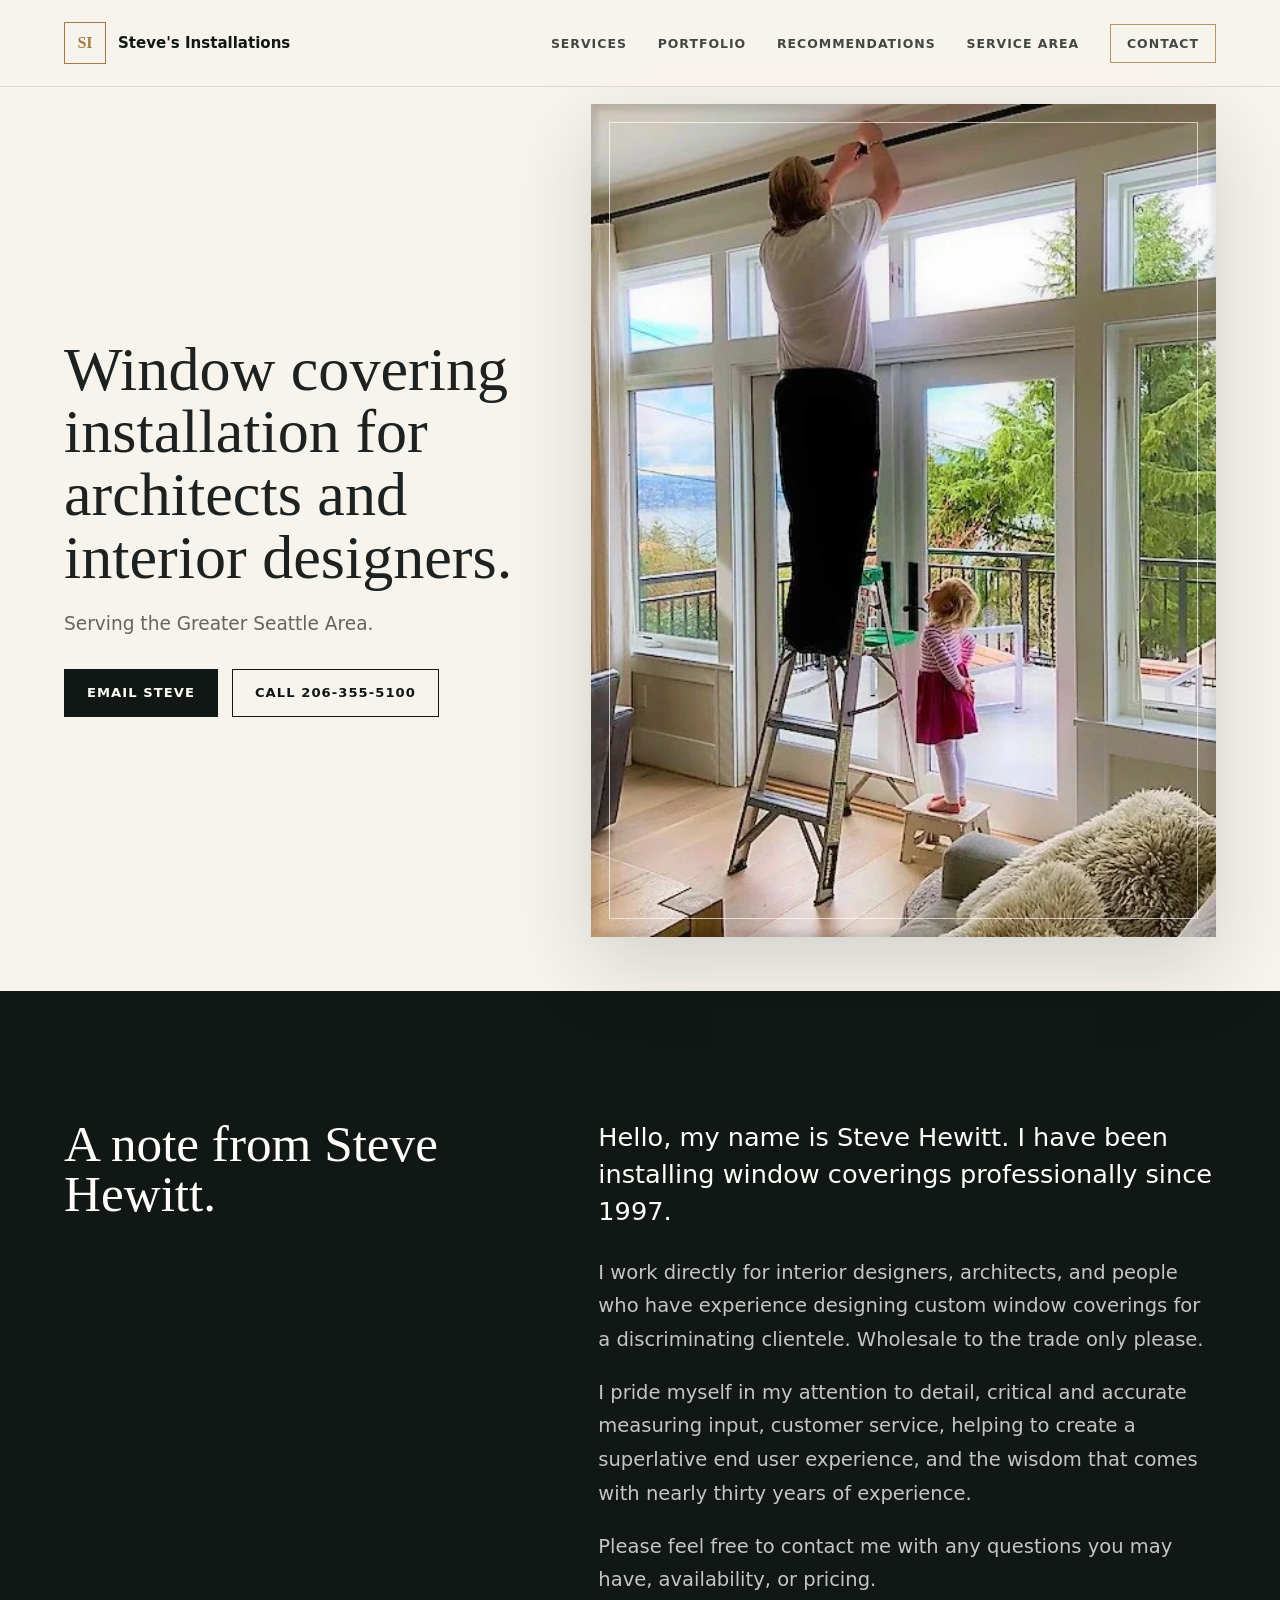
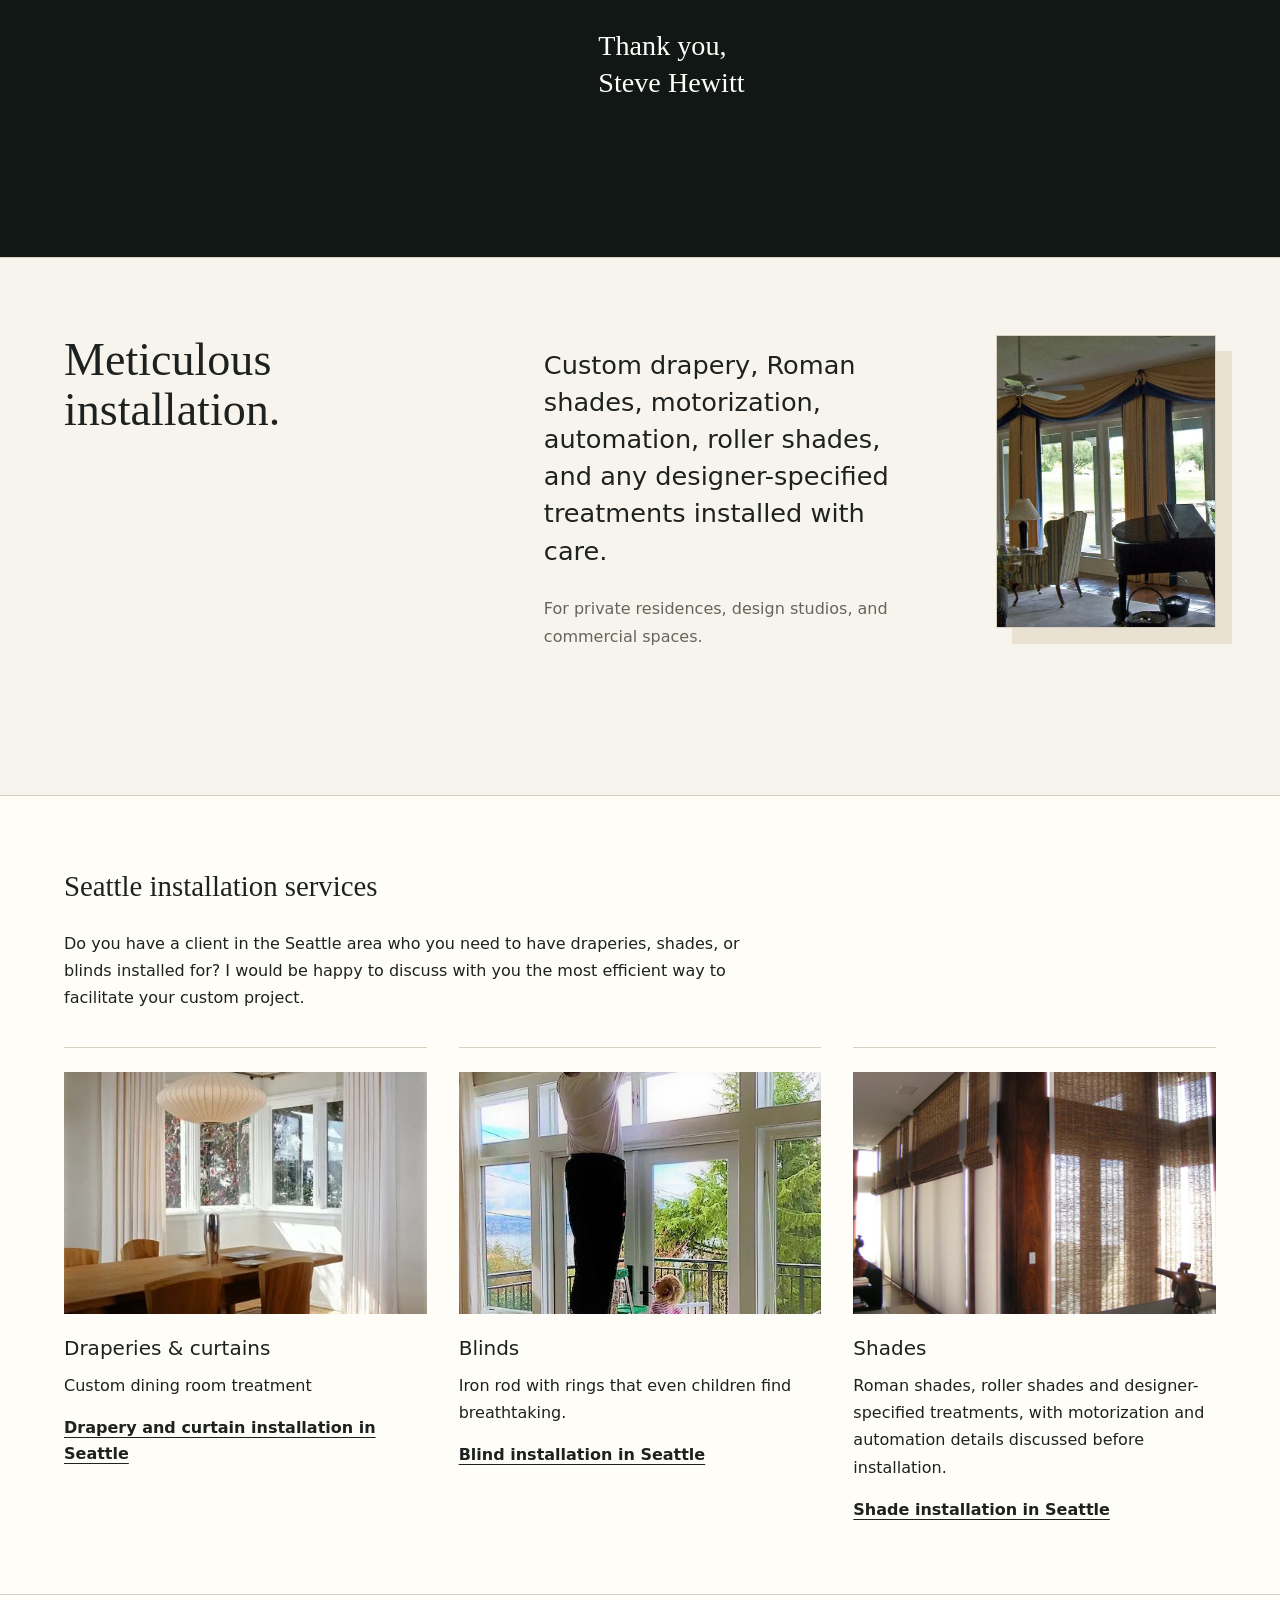
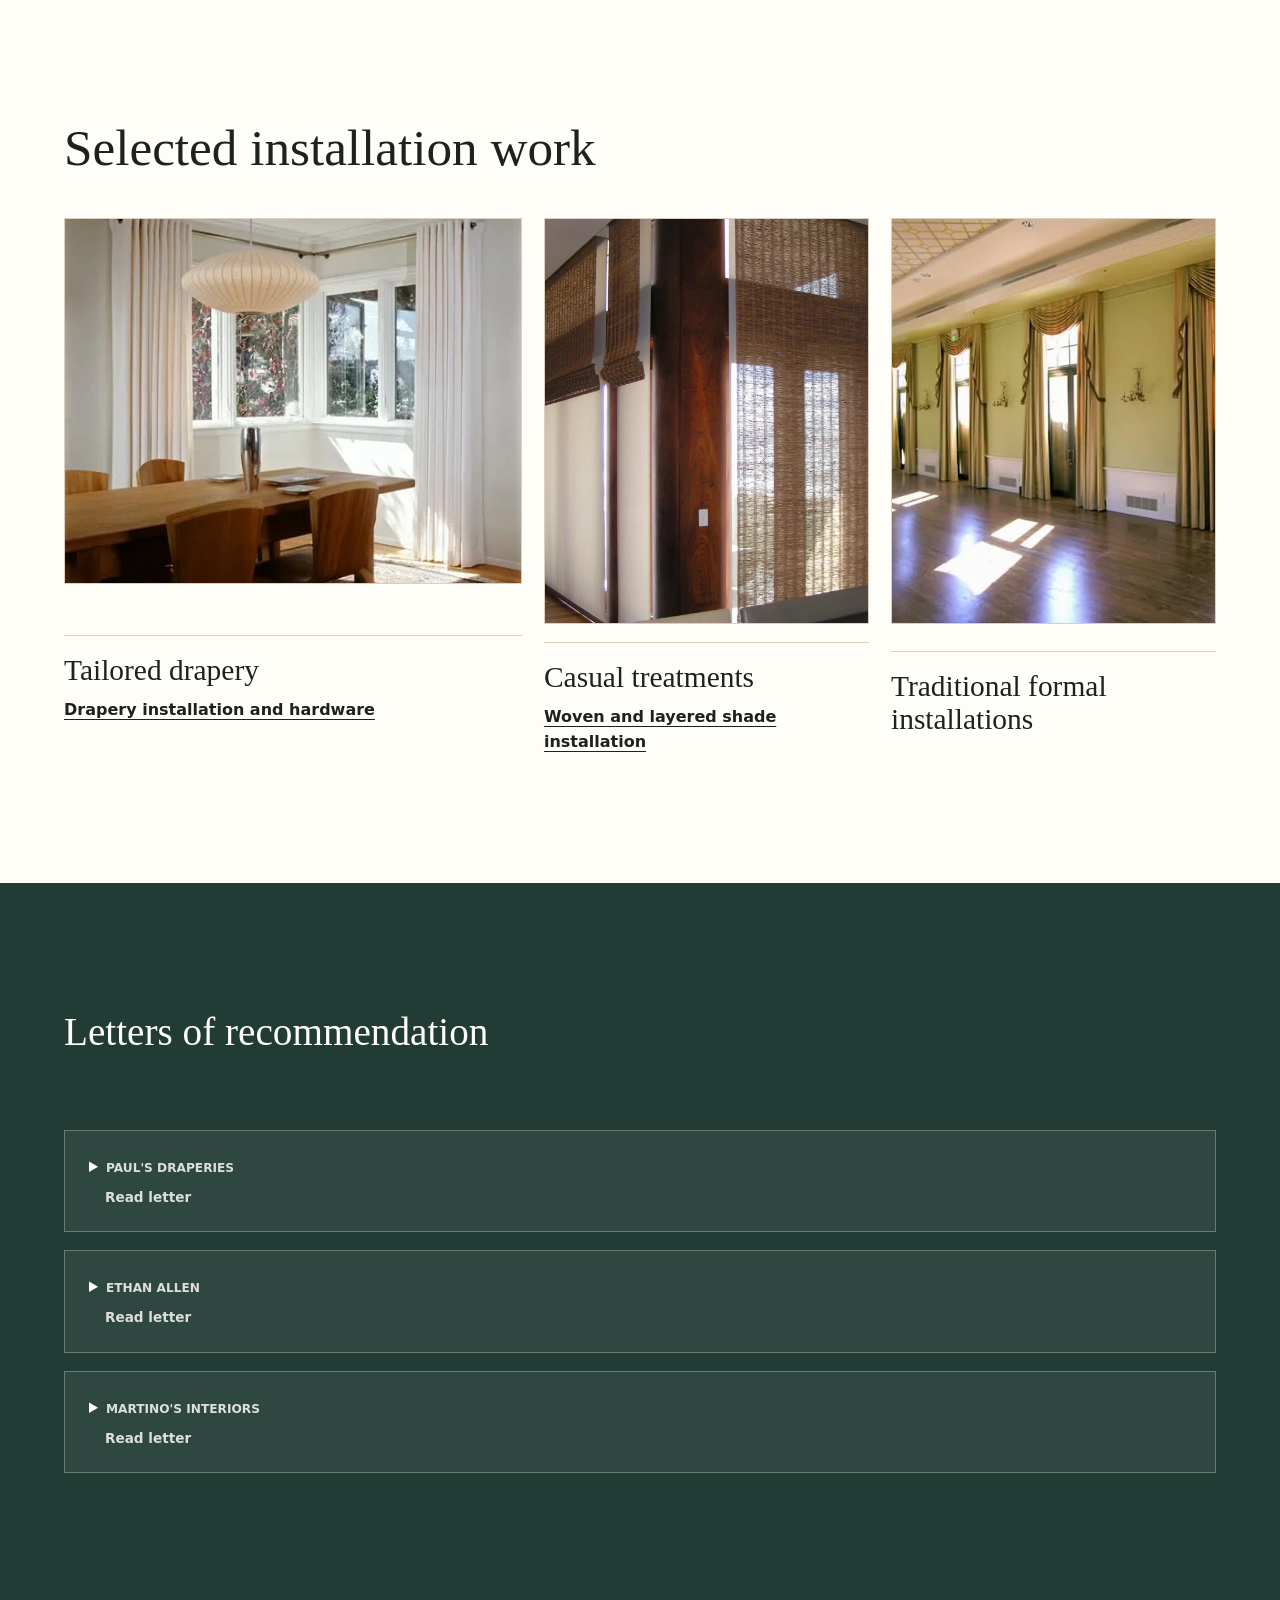
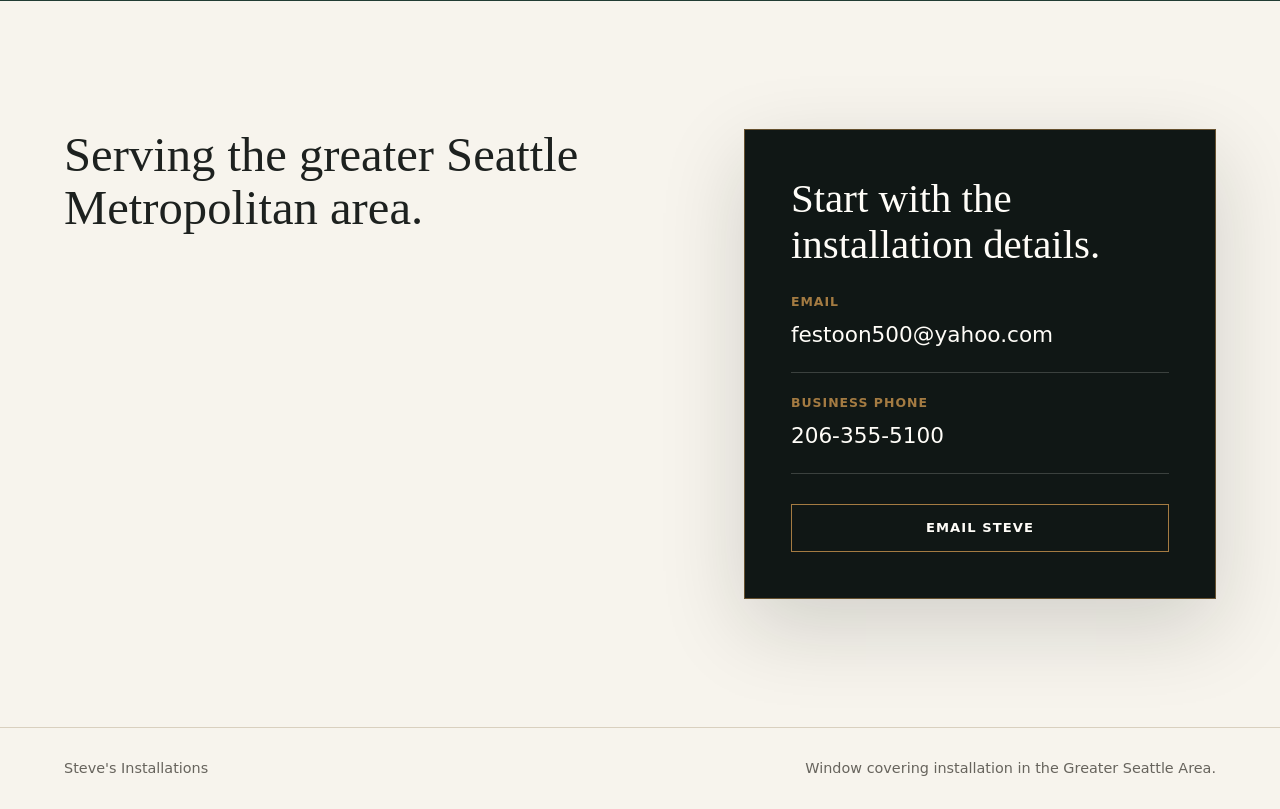
<file: index.html>
<!doctype html>
<html lang="en">
  <head>
    <meta charset="utf-8">
    <meta name="viewport" content="width=device-width, initial-scale=1">
    <title>Seattle Window Covering Installation | Steve's Installations</title>
    <meta
      name="description"
      content="Seattle-area installation of draperies, curtains, blinds and shades for architects and interior designers. Steve Hewitt has installed window coverings since 1997."
    >
    <meta name="robots" content="index, follow, noimageindex">
    <link rel="canonical" href="https://pnwdrapes.com/">
    <script type="application/ld+json">
    {"@context":"https://schema.org","@type":"Organization","@id":"https://pnwdrapes.com/#business","name":"Steve's Installations","url":"https://pnwdrapes.com/","telephone":"+1-206-355-5100","email":"festoon500@yahoo.com"}
    </script>
    <link rel="preload" as="image" href="assets/onsite-installation.webp">
    <link rel="stylesheet" href="styles.css?v=20261020-letters">
    <link rel="stylesheet" href="services.css?v=20261020-review">
  </head>
  <body>
    <header class="site-header" aria-label="Primary navigation">
      <a class="brand" href="#top" aria-label="Steve's Installations home">
        <span class="brand-mark">SI</span>
        <span>Steve's Installations</span>
      </a>
      <button class="menu-toggle" type="button" aria-label="Toggle navigation" aria-expanded="false" aria-controls="site-nav">
        <span></span>
        <span></span>
      </button>
      <nav id="site-nav" class="site-nav">
        <a href="#installation-services">Services</a>
        <a href="#portfolio">Portfolio</a>
        <a href="#recommendations">Recommendations</a>
        <a href="#service-area">Service Area</a>
        <a class="nav-contact" href="#service-area">Contact</a>
      </nav>
    </header>

    <main id="top">
      <section class="hero">
        <div class="hero-copy">
          <h1>Window covering installation for architects and interior designers.</h1>
          <p>
            Serving the Greater Seattle Area.
          </p>
          <div class="hero-actions" aria-label="Contact options">
            <a class="button primary" href="#service-area">Email Steve</a>
            <a class="button secondary" href="tel:+12063555100">Call 206-355-5100</a>
          </div>
        </div>
        <div class="hero-media" aria-label="Luxury interior with installed window coverings">
          <img src="assets/onsite-installation.webp" alt="Installer working from a ladder to align window treatment hardware">
        </div>
      </section>

      <section class="bio-note" aria-labelledby="bio-heading">
        <div>
          <h2 id="bio-heading">A note from Steve Hewitt.</h2>
        </div>
        <div class="bio-copy">
          <p>
            Hello, my name is Steve Hewitt. I have been installing window coverings
            professionally since 1997.
          </p>
          <p>
            I work directly for interior designers, architects, and people who have
            experience designing custom window coverings for a discriminating clientele.
            Wholesale to the trade only please.
          </p>
          <p>
            I pride myself in my attention to detail, critical and accurate measuring input,
            customer service, helping to create a superlative end user experience, and the
            wisdom that comes with nearly thirty years of experience.
          </p>
          <p>
            Please feel free to contact me with any questions you may have, availability,
            or pricing.
          </p>
          <p class="bio-signature">Thank you,<br>Steve Hewitt</p>
        </div>
      </section>

      <section class="intro" aria-labelledby="meticulous-heading">
        <div>
          <h2 id="meticulous-heading">Meticulous installation.</h2>
        </div>
        <div class="intro-copy">
          <p>
            Custom drapery, Roman shades, motorization, automation, roller shades, and
            any designer-specified treatments installed with care.
          </p>
          <p>
            For private residences, design studios, and commercial spaces.
          </p>
        </div>
        <figure class="intro-media">
          <img src="assets/hero-drapery-room.webp" alt="Living room with layered custom drapery installed across tall windows">
        </figure>
      </section>

      <section id="installation-services" class="installation-services" aria-labelledby="services-heading">
        <h2 id="services-heading">Seattle installation services</h2>
        <p>Do you have a client in the Seattle area who you need to have draperies, shades, or blinds installed for?
          I would be happy to discuss with you the most efficient way to facilitate your custom project.</p>
        <div class="service-links">
          <article>
            <img class="service-thumb" src="assets/dining-drapery.webp" alt="" decoding="async">
            <h3>Draperies &amp; curtains</h3>
            <p>Custom dining room treatment</p>
            <a class="text-link" href="seattle-drapery-curtain-installation.html">Drapery and curtain installation in Seattle</a>
          </article>
          <article>
            <img class="service-thumb" src="assets/onsite-installation.webp" alt="" decoding="async">
            <h3>Blinds</h3>
            <p>Iron rod with rings that even children find breathtaking.</p>
            <a class="text-link" href="seattle-blind-installation.html">Blind installation in Seattle</a>
          </article>
          <article>
            <img class="service-thumb" src="assets/woven-shades.webp" alt="" decoding="async">
            <h3>Shades</h3>
            <p>Roman shades, roller shades and designer-specified treatments, with motorization and automation details discussed before installation.</p>
            <a class="text-link" href="seattle-shade-installation.html">Shade installation in Seattle</a>
          </article>
        </div>
      </section>

      <section id="portfolio" class="portfolio" aria-labelledby="portfolio-heading">
        <div class="section-heading">
          <h2 id="portfolio-heading">Selected installation work</h2>
        </div>
        <div class="project-grid">
          <article class="project featured">
            <img src="assets/dining-drapery.webp" alt="White custom drapery installed around a dining room bay window">
            <div>
              <h3>Tailored drapery</h3>
              <a class="text-link" href="seattle-drapery-curtain-installation.html">Drapery installation and hardware</a>
            </div>
          </article>
          <article class="project">
            <img src="assets/woven-shades.webp" alt="Woven shades installed across a warm wood interior">
            <div>
              <h3>Casual treatments</h3>
              <a class="text-link" href="seattle-shade-installation.html">Woven and layered shade installation</a>
            </div>
          </article>
          <article class="project">
            <img src="assets/ballroom-drapery.webp" alt="Formal room with custom swags and drapery installed along tall windows">
            <div>
              <h3>Traditional formal installations</h3>
            </div>
          </article>
        </div>
      </section>

      <section id="recommendations" class="trust" aria-labelledby="trust-heading">
        <div class="trust-copy">
          <h2 id="trust-heading">Letters of recommendation</h2>
        </div>
        <div class="recommendation-list" aria-label="Recommendation letter transcripts">
          <details class="recommendation-card">
            <summary><span>Paul's Draperies</span><span class="letter-action">Read letter</span></summary>
            <div class="letter-copy">
              <p class="letter-note">Transcript. Contact details and handwritten signature omitted.</p>
              <p>To Whom It May Concern:</p>
              <p>This is to confirm that Steve Hewett of Steve's Installations has been a contractor for my business, Paul's Draperies, Inc. for the past two years. Prior to this time I have known Mr. Hewett through our predecessor business of the same name, for approximately three years.</p>
              <p>Mr. Hewett works in a professional manner and is known to be prompt for his installations. We have always had positive comments from our clients as to his manner, work and professionalism with installations given him.</p>
              <p>I can confirm that he is a good installer and will be an asset to any window covering business that contracts his service.</p>
              <p>Very truly yours,<br>Irwin Zook, President<br>Paul's Draperies, Inc</p>
            </div>
          </details>
          <details class="recommendation-card">
            <summary><span>Ethan Allen</span><span class="letter-action">Read letter</span></summary>
            <div class="letter-copy">
              <p class="letter-note">Transcript. Contact details and handwritten signature omitted.</p>
              <p>To Whom It May Concern,</p>
              <p>I have worked with Steve Hewitt for the last year and a half. He is very easy to work with, professional in the way he conducts business, reliable, and on time. Steve has a great rapport with clients and designers alike. He was always available for my questions and brainstorming sessions. It was a pleasure working with him. Steve would be a great asset to your company.</p>
              <p>Sincerely,<br>Laurie Cambra<br>Drapery dept manager</p>
            </div>
          </details>
          <details class="recommendation-card">
            <summary><span>Martino's Interiors</span><span class="letter-action">Read letter</span></summary>
            <div class="letter-copy">
              <p class="letter-note">Transcript. Contact details and handwritten signature omitted.</p>
              <p>To Whom It May Concern:</p>
              <p>This letter is in recommendation of Steve Hewett with whom we have contracted to install window coverings for our firm for the past 5 years.</p>
              <p>We are an interior design firm specializing in upper end residential interiors in Northern California since 1946. Our design staff consists of seven professional interior designers who design and supervise the installation of our projects. Steve has worked with all members of our design staff and it is on their behalf that I write this letter.</p>
              <p>Steve has established a reputation of acting in a professional manner with our staff as well as with our clients. He has been responsible, punctual, and dependable in all situations. He has exhibited a high degree of professionalism in the manner in which he completes our projects and in the way he relates to our clients.</p>
              <p>We are very sorry to lose Steve as our window covering installer and wish him well in his relocation to Southern California.</p>
              <p>Sincerely,<br>Ron Martino, ASID<br>President</p>
            </div>
          </details>
        </div>
      </section>

      <section id="service-area" class="contact-section" aria-labelledby="contact-heading">
        <div class="service-area">
          <h2>Serving the greater Seattle Metropolitan area.</h2>
        </div>
        <div class="contact-card">
          <h2 id="contact-heading">Start with the installation details.</h2>
          <dl>
            <div>
              <dt>Email</dt>
              <dd><a href="mailto:festoon500@yahoo.com">festoon500@yahoo.com</a></dd>
            </div>
            <div>
              <dt>Business Phone</dt>
              <dd><a href="tel:+12063555100">206-355-5100</a></dd>
            </div>
          </dl>
          <a class="button primary wide" href="mailto:festoon500@yahoo.com">Email Steve</a>
        </div>
      </section>
    </main>

    <footer class="site-footer">
      <p>Steve's Installations</p>
      <p>Window covering installation in the Greater Seattle Area.</p>
    </footer>

    <script src="script.js?v=20261011-privacy"></script>
  </body>
</html>
</file>
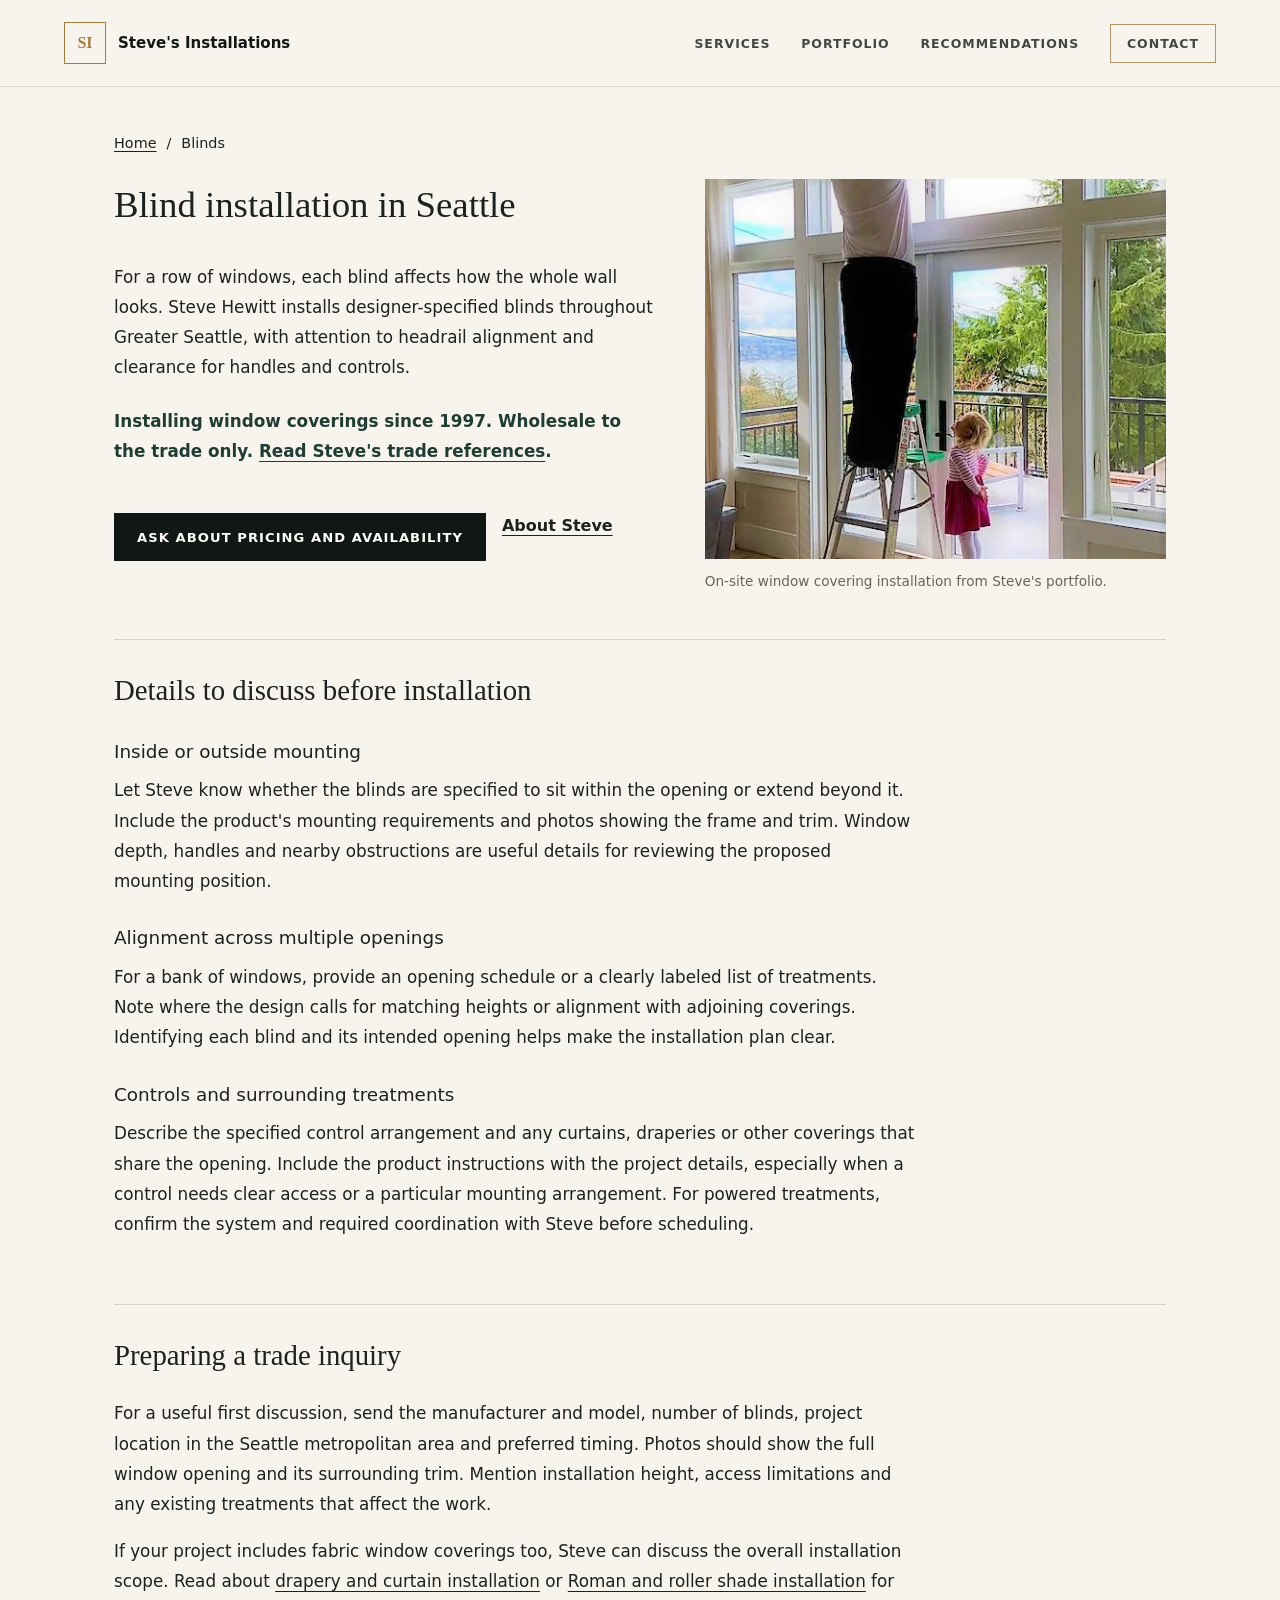
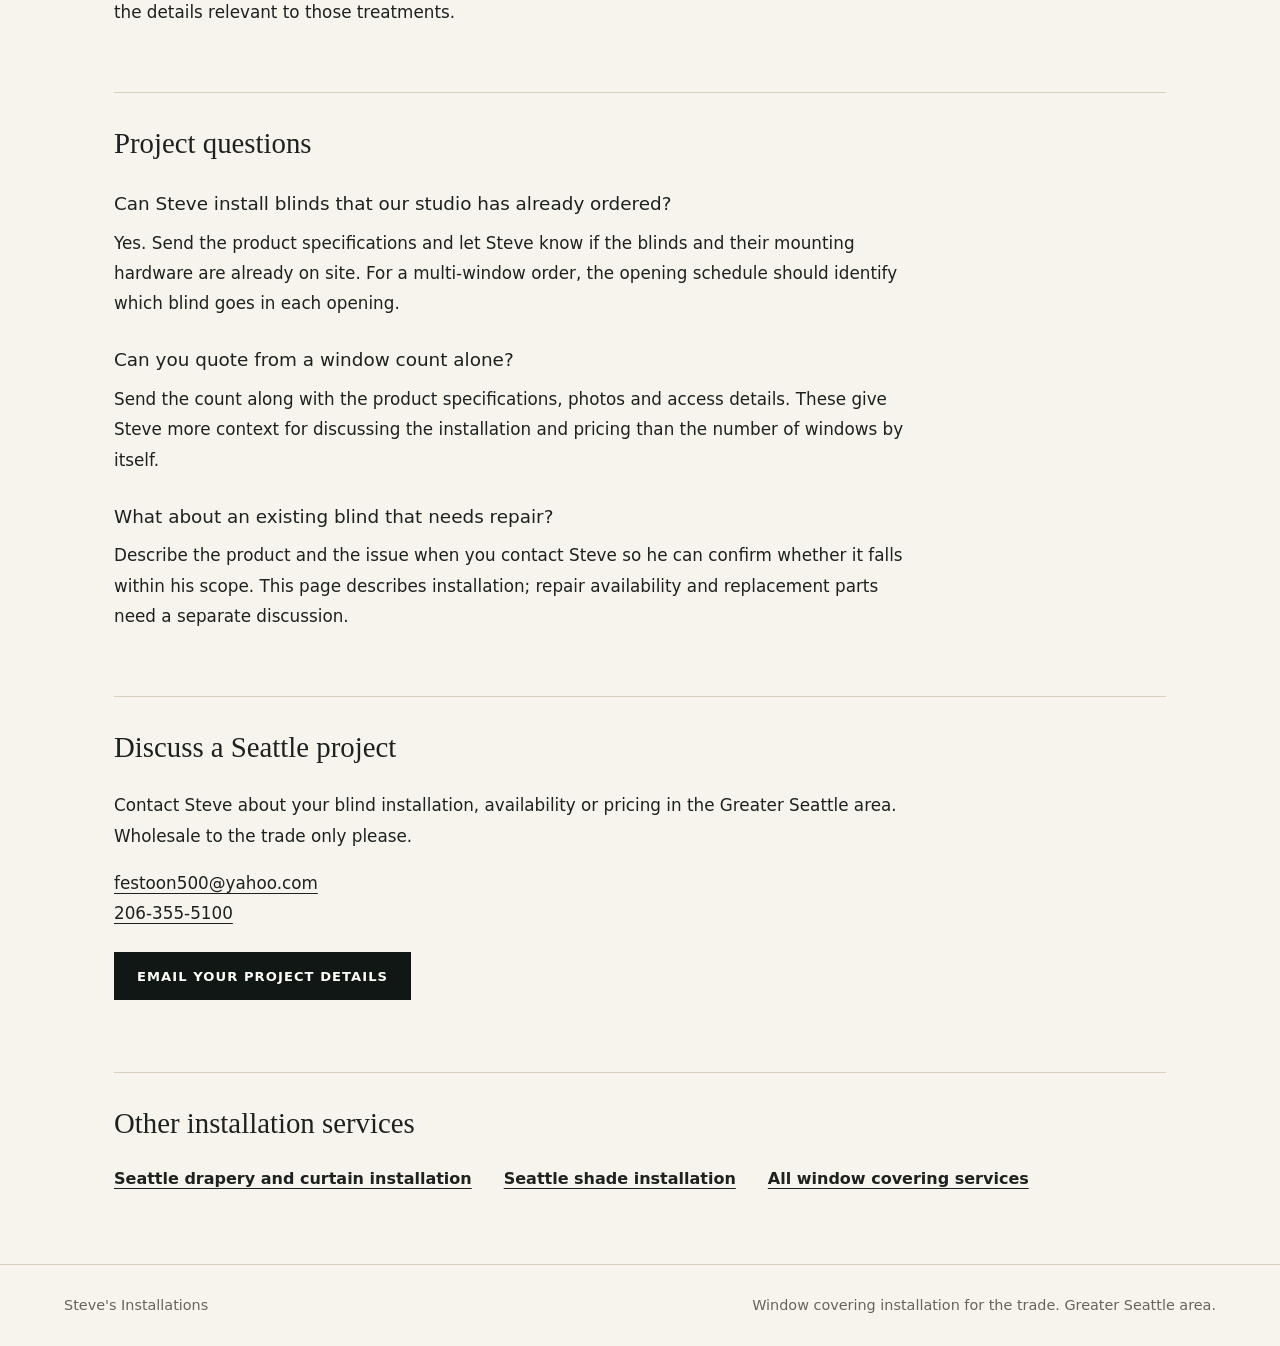
<file: seattle-blind-installation.html>
<!doctype html>
<html lang="en">
<head>
  <meta charset="utf-8">
  <meta name="viewport" content="width=device-width, initial-scale=1">
  <title>Seattle Blind Installation for the Trade | Steve's Installations</title>
  <meta name="description" content="Blind installation for architects and interior designers in the Greater Seattle area. Discuss mounting, window clearances, project specifications and scheduling.">
  <meta name="robots" content="index, follow, noimageindex">
  <link rel="canonical" href="https://pnwdrapes.com/seattle-blind-installation.html">
  <script type="application/ld+json">
  {"@context":"https://schema.org","@type":"Service","name":"Blind installation in Seattle","serviceType":"Blind installation","url":"https://pnwdrapes.com/seattle-blind-installation.html","areaServed":{"@type":"Place","name":"Greater Seattle metropolitan area"},"audience":{"@type":"Audience","audienceType":"Architects and interior designers"},"provider":{"@type":"Organization","@id":"https://pnwdrapes.com/#business","name":"Steve's Installations","url":"https://pnwdrapes.com/"}}
  </script>
  <link rel="stylesheet" href="styles.css?v=20261020-letters">
  <link rel="stylesheet" href="services.css?v=20261020-review">
</head>
<body>
  <header class="site-header" aria-label="Primary navigation">
    <a class="brand" href="/" aria-label="Steve's Installations home"><span class="brand-mark">SI</span><span>Steve's Installations</span></a>
    <button class="menu-toggle" type="button" aria-label="Toggle navigation" aria-expanded="false" aria-controls="site-nav"><span></span><span></span></button>
    <nav id="site-nav" class="site-nav"><a href="/#installation-services">Services</a><a href="/#portfolio">Portfolio</a><a href="/#recommendations">Recommendations</a><a class="nav-contact" href="#contact">Contact</a></nav>
  </header>
  <main class="service-page">
    <nav class="breadcrumbs" aria-label="Breadcrumb"><a href="/">Home</a><span aria-hidden="true">/</span><span>Blinds</span></nav>
    <h1>Blind installation in Seattle</h1>
    <p>For a row of windows, each blind affects how the whole wall looks. Steve Hewitt installs designer-specified blinds throughout Greater Seattle, with attention to headrail alignment and clearance for handles and controls.</p>
    <p class="trade-line">Installing window coverings since 1997. Wholesale to the trade only. <a href="/#recommendations">Read Steve's trade references</a>.</p>
    <div class="service-actions"><a class="button primary" href="#contact">Ask about pricing and availability</a><a class="text-link" href="/#bio-heading">About Steve</a></div>
    <figure class="service-photo"><img src="assets/onsite-installation.webp" width="480" height="640" alt="Installer on a ladder aligning window treatment hardware above tall windows" decoding="async"><figcaption>On-site window covering installation from Steve's portfolio.</figcaption></figure>
    <section aria-labelledby="planning"><h2 id="planning">Details to discuss before installation</h2>
      <h3>Inside or outside mounting</h3><p>Let Steve know whether the blinds are specified to sit within the opening or extend beyond it. Include the product's mounting requirements and photos showing the frame and trim. Window depth, handles and nearby obstructions are useful details for reviewing the proposed mounting position.</p>
      <h3>Alignment across multiple openings</h3><p>For a bank of windows, provide an opening schedule or a clearly labeled list of treatments. Note where the design calls for matching heights or alignment with adjoining coverings. Identifying each blind and its intended opening helps make the installation plan clear.</p>
      <h3>Controls and surrounding treatments</h3><p>Describe the specified control arrangement and any curtains, draperies or other coverings that share the opening. Include the product instructions with the project details, especially when a control needs clear access or a particular mounting arrangement. For powered treatments, confirm the system and required coordination with Steve before scheduling.</p>
    </section>
    <section aria-labelledby="preparation"><h2 id="preparation">Preparing a trade inquiry</h2><p>For a useful first discussion, send the manufacturer and model, number of blinds, project location in the Seattle metropolitan area and preferred timing. Photos should show the full window opening and its surrounding trim. Mention installation height, access limitations and any existing treatments that affect the work.</p><p>If your project includes fabric window coverings too, Steve can discuss the overall installation scope. Read about <a href="seattle-drapery-curtain-installation.html">drapery and curtain installation</a> or <a href="seattle-shade-installation.html">Roman and roller shade installation</a> for the details relevant to those treatments.</p></section>
    <section aria-labelledby="questions"><h2 id="questions">Project questions</h2>
      <h3>Can Steve install blinds that our studio has already ordered?</h3><p>Yes. Send the product specifications and let Steve know if the blinds and their mounting hardware are already on site. For a multi-window order, the opening schedule should identify which blind goes in each opening.</p>
      <h3>Can you quote from a window count alone?</h3><p>Send the count along with the product specifications, photos and access details. These give Steve more context for discussing the installation and pricing than the number of windows by itself.</p>
      <h3>What about an existing blind that needs repair?</h3><p>Describe the product and the issue when you contact Steve so he can confirm whether it falls within his scope. This page describes installation; repair availability and replacement parts need a separate discussion.</p>
    </section>
    <section id="contact" aria-labelledby="contact-title"><h2 id="contact-title">Discuss a Seattle project</h2><p>Contact Steve about your blind installation, availability or pricing in the Greater Seattle area. Wholesale to the trade only please.</p><p><a href="mailto:festoon500@yahoo.com">festoon500@yahoo.com</a><br><a href="tel:+12063555100">206-355-5100</a></p><div class="service-actions"><a class="button primary" href="mailto:festoon500@yahoo.com?subject=Blind%20installation%20inquiry&amp;body=Hi%20Steve%2C%0D%0A%0D%0AI'd%20like%20to%20discuss%20installation%20for%20the%20following%20project.%0D%0A%0D%0AStudio%20or%20firm%3A%0D%0AProject%20city%3A%0D%0ABlind%20model%20and%20quantity%3A%0D%0AInside%20or%20outside%20mount%3A%0D%0AWindow%20trim%20or%20handle%20clearances%3A%0D%0APreferred%20timing%3A%0D%0A%0D%0AThank%20you%2C">Email your project details</a></div></section>
    <section aria-labelledby="related"><h2 id="related">Other installation services</h2><nav class="related-services" aria-label="Related services"><a class="text-link" href="seattle-drapery-curtain-installation.html">Seattle drapery and curtain installation</a><a class="text-link" href="seattle-shade-installation.html">Seattle shade installation</a><a class="text-link" href="/#installation-services">All window covering services</a></nav></section>
  </main>
  <footer class="site-footer"><p>Steve's Installations</p><p>Window covering installation for the trade. Greater Seattle area.</p></footer>
  <script src="script.js?v=20261011-privacy"></script>
</body>
</html>
</file>
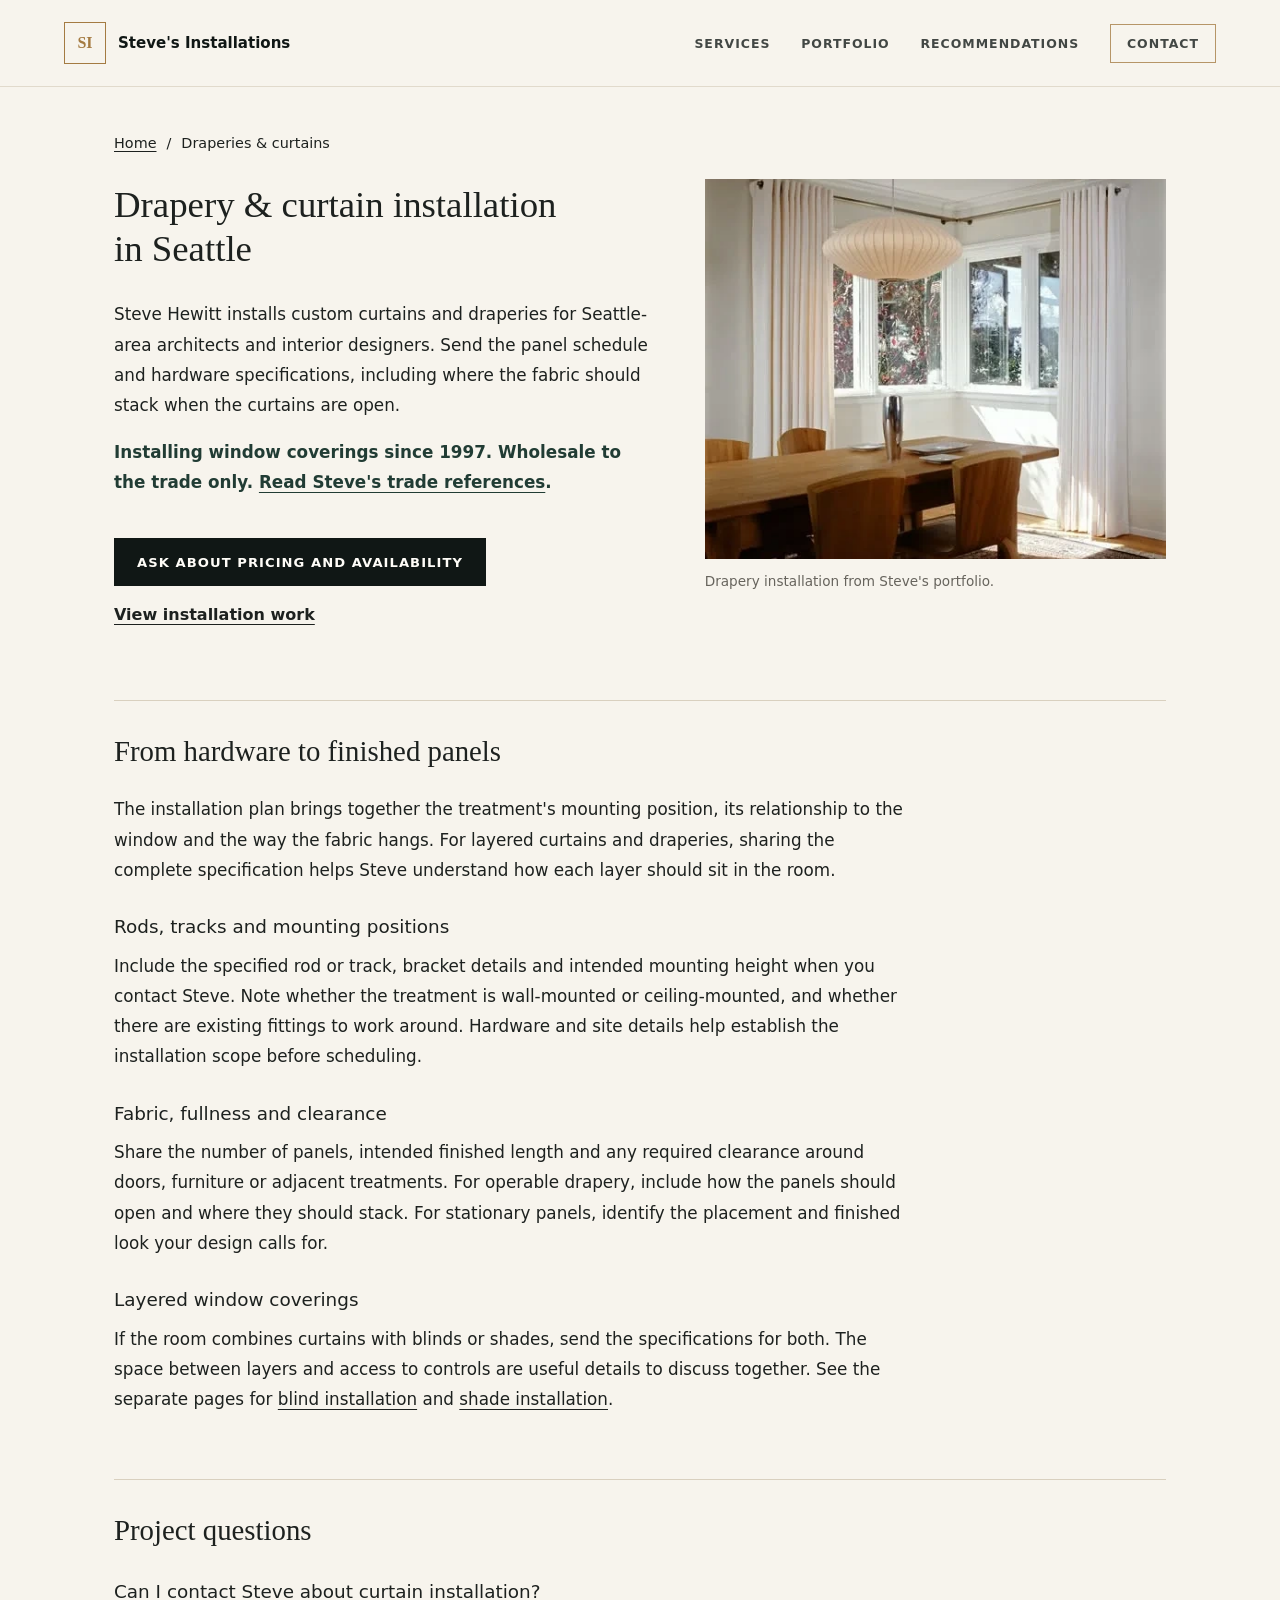
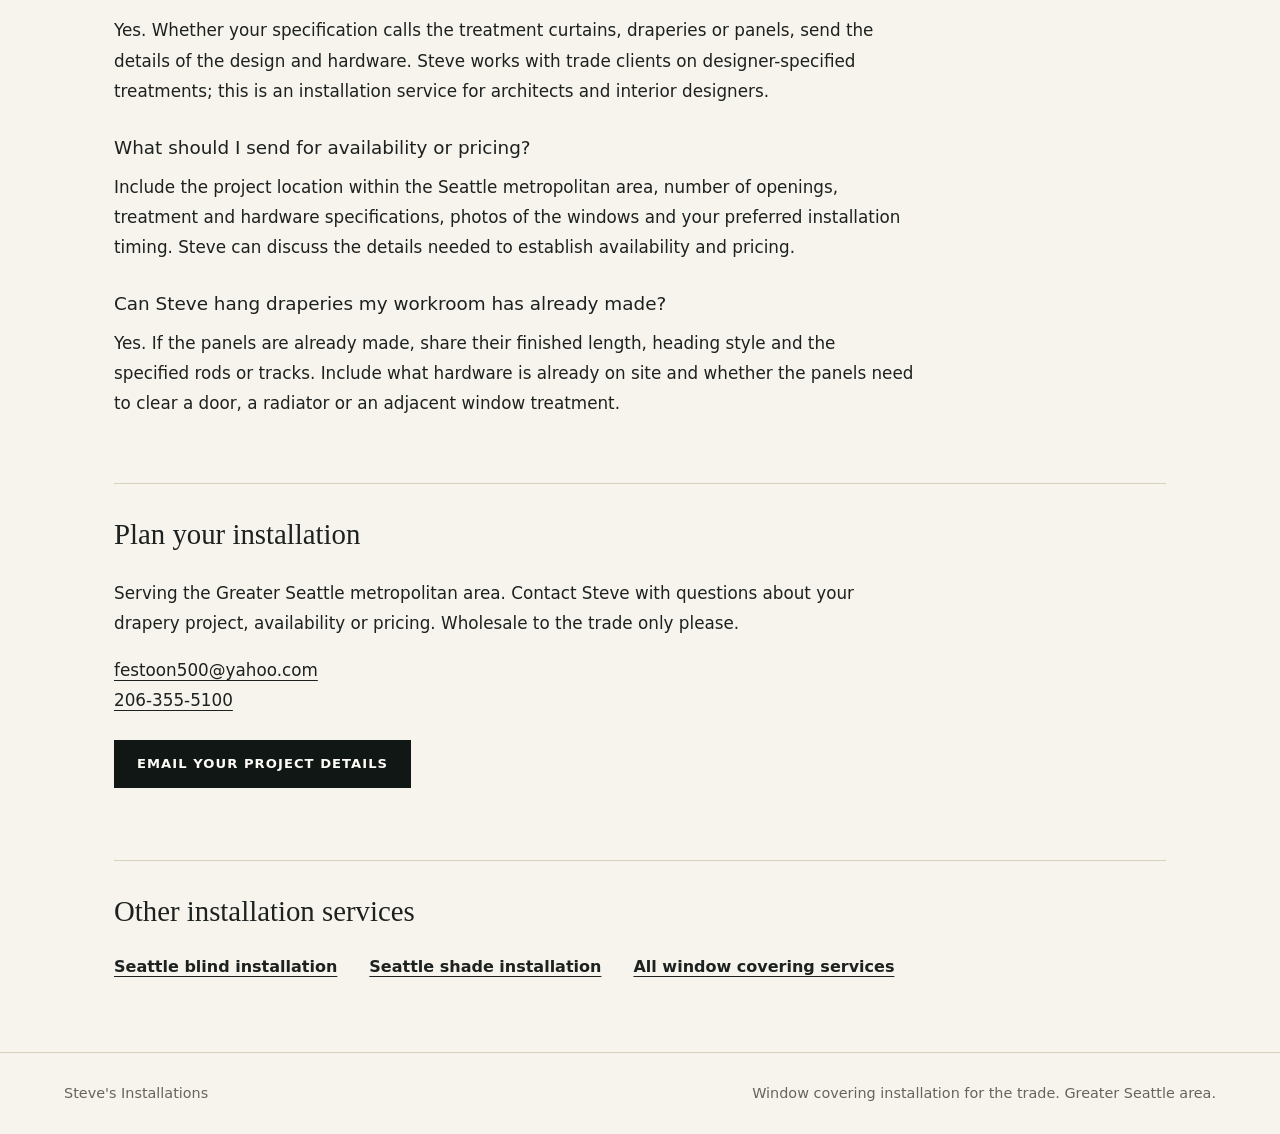
<file: seattle-drapery-curtain-installation.html>
<!doctype html>
<html lang="en">
<head>
  <meta charset="utf-8">
  <meta name="viewport" content="width=device-width, initial-scale=1">
  <title>Seattle Drapery &amp; Curtain Installation | Steve's Installations</title>
  <meta name="description" content="Drapery and curtain installation in the Greater Seattle area for architects and interior designers. Custom panels, rods, tracks and layered window treatments.">
  <meta name="robots" content="index, follow, noimageindex">
  <link rel="canonical" href="https://pnwdrapes.com/seattle-drapery-curtain-installation.html">
  <script type="application/ld+json">
  {"@context":"https://schema.org","@type":"Service","name":"Drapery and curtain installation in Seattle","serviceType":"Drapery and curtain installation","url":"https://pnwdrapes.com/seattle-drapery-curtain-installation.html","areaServed":{"@type":"Place","name":"Greater Seattle metropolitan area"},"audience":{"@type":"Audience","audienceType":"Architects and interior designers"},"provider":{"@type":"Organization","@id":"https://pnwdrapes.com/#business","name":"Steve's Installations","url":"https://pnwdrapes.com/"}}
  </script>
  <link rel="stylesheet" href="styles.css?v=20261020-letters">
  <link rel="stylesheet" href="services.css?v=20261020-review">
</head>
<body>
  <header class="site-header" aria-label="Primary navigation">
    <a class="brand" href="/" aria-label="Steve's Installations home"><span class="brand-mark">SI</span><span>Steve's Installations</span></a>
    <button class="menu-toggle" type="button" aria-label="Toggle navigation" aria-expanded="false" aria-controls="site-nav"><span></span><span></span></button>
    <nav id="site-nav" class="site-nav">
      <a href="/#installation-services">Services</a><a href="/#portfolio">Portfolio</a><a href="/#recommendations">Recommendations</a><a class="nav-contact" href="#contact">Contact</a>
    </nav>
  </header>
  <main class="service-page">
    <nav class="breadcrumbs" aria-label="Breadcrumb"><a href="/">Home</a><span aria-hidden="true">/</span><span>Draperies &amp; curtains</span></nav>
    <h1>Drapery &amp; curtain installation in Seattle</h1>
    <p>Steve Hewitt installs custom curtains and draperies for Seattle-area architects and interior designers. Send the panel schedule and hardware specifications, including where the fabric should stack when the curtains are open.</p>
    <p class="trade-line">Installing window coverings since 1997. Wholesale to the trade only. <a href="/#recommendations">Read Steve's trade references</a>.</p>
    <div class="service-actions"><a class="button primary" href="#contact">Ask about pricing and availability</a><a class="text-link" href="/#portfolio">View installation work</a></div>
    <figure class="service-photo"><img src="assets/dining-drapery.webp" width="784" height="1024" alt="White drapery panels framing a dining room bay window" decoding="async"><figcaption>Drapery installation from Steve's portfolio.</figcaption></figure>
    <section aria-labelledby="planning"><h2 id="planning">From hardware to finished panels</h2>
      <p>The installation plan brings together the treatment's mounting position, its relationship to the window and the way the fabric hangs. For layered curtains and draperies, sharing the complete specification helps Steve understand how each layer should sit in the room.</p>
      <h3>Rods, tracks and mounting positions</h3><p>Include the specified rod or track, bracket details and intended mounting height when you contact Steve. Note whether the treatment is wall-mounted or ceiling-mounted, and whether there are existing fittings to work around. Hardware and site details help establish the installation scope before scheduling.</p>
      <h3>Fabric, fullness and clearance</h3><p>Share the number of panels, intended finished length and any required clearance around doors, furniture or adjacent treatments. For operable drapery, include how the panels should open and where they should stack. For stationary panels, identify the placement and finished look your design calls for.</p>
      <h3>Layered window coverings</h3><p>If the room combines curtains with blinds or shades, send the specifications for both. The space between layers and access to controls are useful details to discuss together. See the separate pages for <a href="seattle-blind-installation.html">blind installation</a> and <a href="seattle-shade-installation.html">shade installation</a>.</p>
    </section>
    <section aria-labelledby="questions"><h2 id="questions">Project questions</h2>
      <h3>Can I contact Steve about curtain installation?</h3><p>Yes. Whether your specification calls the treatment curtains, draperies or panels, send the details of the design and hardware. Steve works with trade clients on designer-specified treatments; this is an installation service for architects and interior designers.</p>
      <h3>What should I send for availability or pricing?</h3><p>Include the project location within the Seattle metropolitan area, number of openings, treatment and hardware specifications, photos of the windows and your preferred installation timing. Steve can discuss the details needed to establish availability and pricing.</p>
      <h3>Can Steve hang draperies my workroom has already made?</h3><p>Yes. If the panels are already made, share their finished length, heading style and the specified rods or tracks. Include what hardware is already on site and whether the panels need to clear a door, a radiator or an adjacent window treatment.</p>
    </section>
    <section id="contact" aria-labelledby="contact-title"><h2 id="contact-title">Plan your installation</h2><p>Serving the Greater Seattle metropolitan area. Contact Steve with questions about your drapery project, availability or pricing. Wholesale to the trade only please.</p><p><a href="mailto:festoon500@yahoo.com">festoon500@yahoo.com</a><br><a href="tel:+12063555100">206-355-5100</a></p><div class="service-actions"><a class="button primary" href="mailto:festoon500@yahoo.com?subject=Drapery%20and%20curtain%20installation%20inquiry&amp;body=Hi%20Steve%2C%0D%0A%0D%0AI'd%20like%20to%20discuss%20installation%20for%20the%20following%20project.%0D%0A%0D%0AStudio%20or%20firm%3A%0D%0AProject%20city%3A%0D%0APanel%20count%20and%20finished%20lengths%3A%0D%0ARod%20or%20track%20specifications%3A%0D%0AStationary%20or%20operable%20panels%3A%0D%0APreferred%20timing%3A%0D%0A%0D%0AThank%20you%2C">Email your project details</a></div></section>
    <section aria-labelledby="related"><h2 id="related">Other installation services</h2><nav class="related-services" aria-label="Related services"><a class="text-link" href="seattle-blind-installation.html">Seattle blind installation</a><a class="text-link" href="seattle-shade-installation.html">Seattle shade installation</a><a class="text-link" href="/#installation-services">All window covering services</a></nav></section>
  </main>
  <footer class="site-footer"><p>Steve's Installations</p><p>Window covering installation for the trade. Greater Seattle area.</p></footer>
  <script src="script.js?v=20261011-privacy"></script>
</body>
</html>
</file>
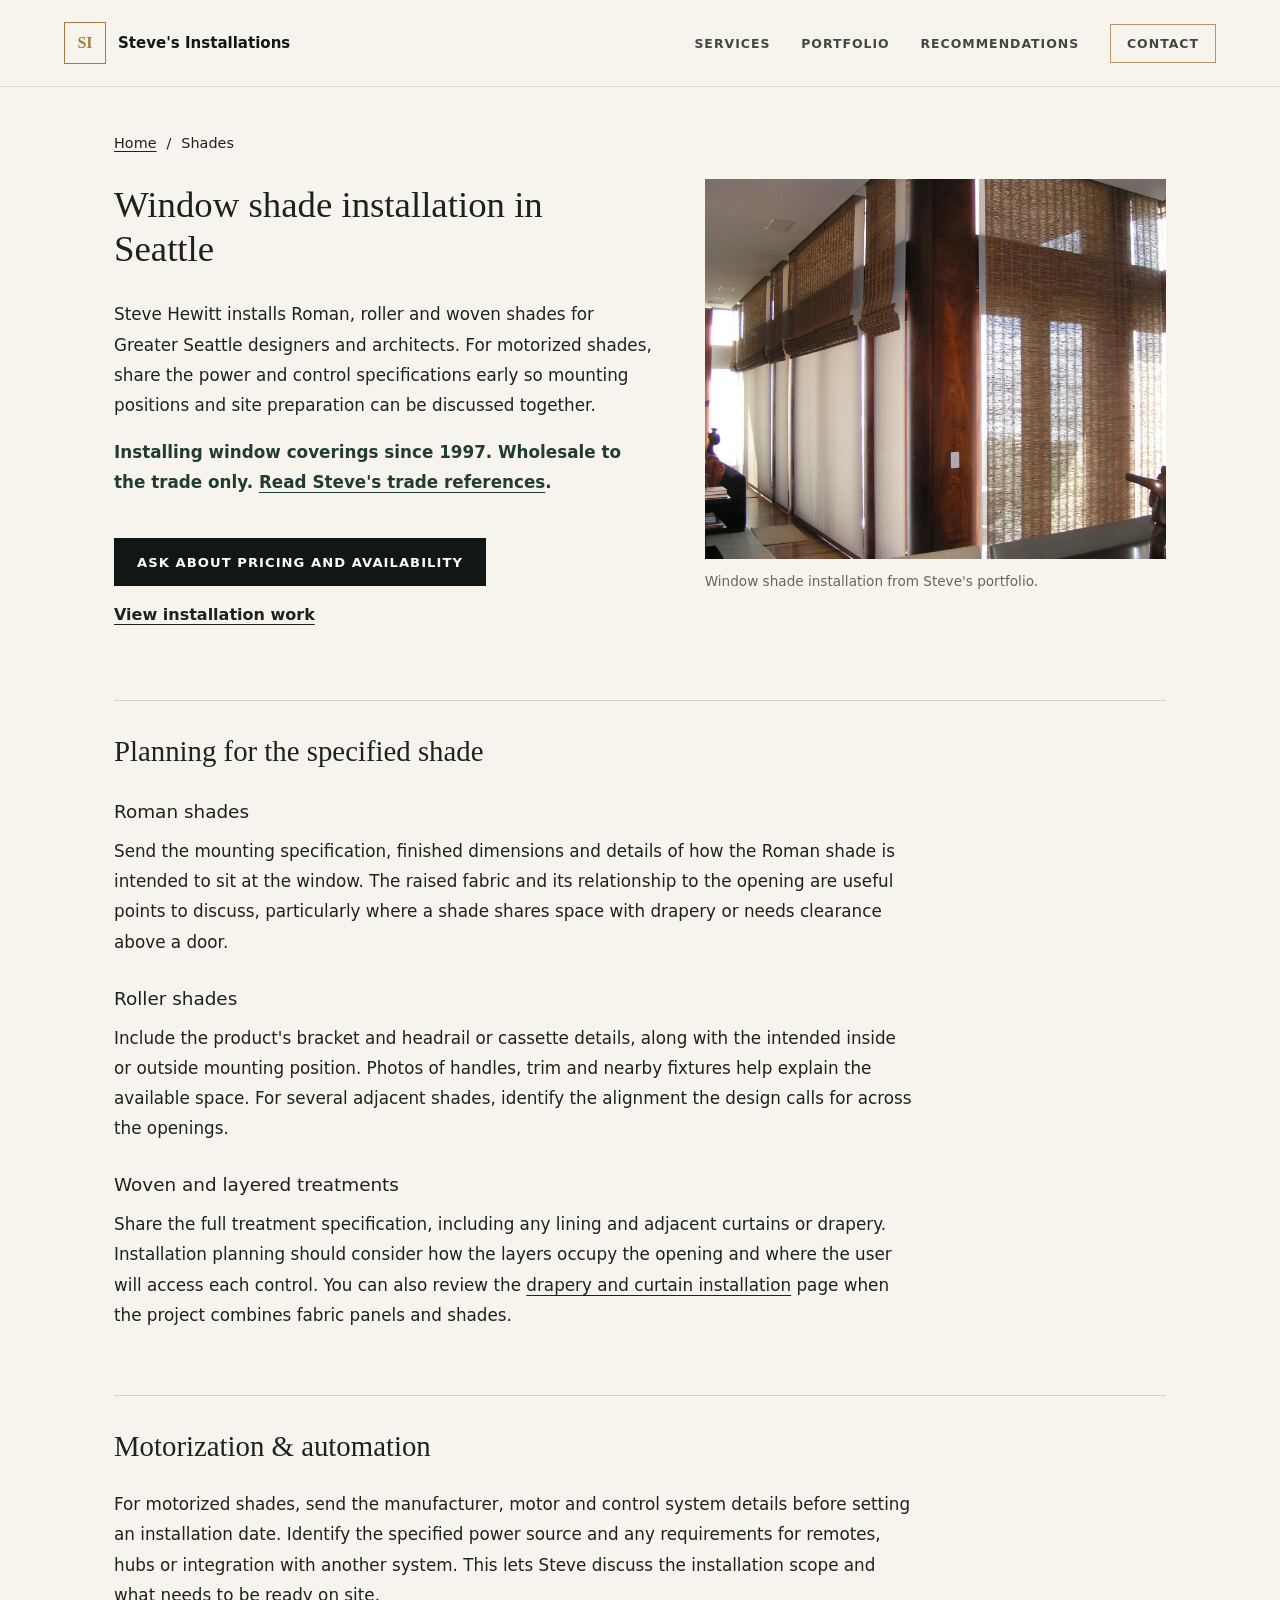
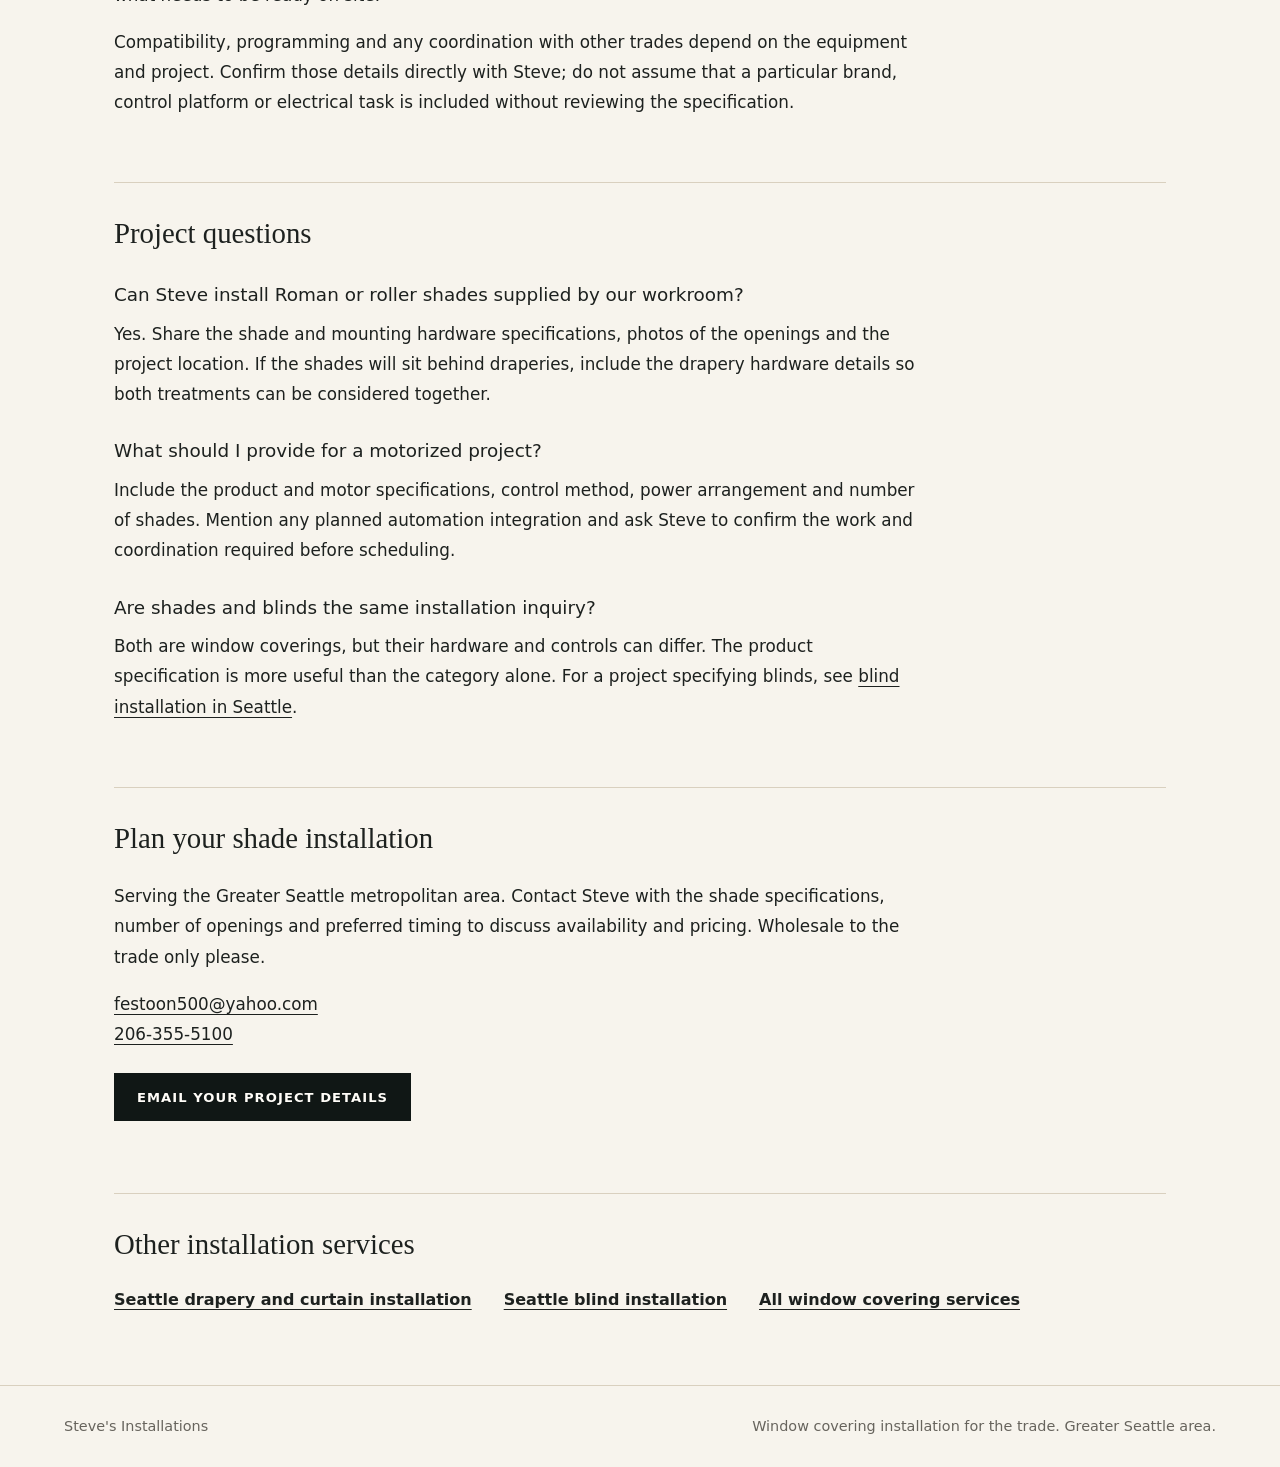
<file: seattle-shade-installation.html>
<!doctype html>
<html lang="en">
<head>
  <meta charset="utf-8">
  <meta name="viewport" content="width=device-width, initial-scale=1">
  <title>Seattle Shade Installation: Roman &amp; Roller | Steve's Installations</title>
  <meta name="description" content="Roman shade, roller shade and designer-specified window shade installation in Greater Seattle. Trade-only service, with motorization and automation planning.">
  <meta name="robots" content="index, follow, noimageindex">
  <link rel="canonical" href="https://pnwdrapes.com/seattle-shade-installation.html">
  <script type="application/ld+json">
  {"@context":"https://schema.org","@type":"Service","name":"Window shade installation in Seattle","serviceType":"Window shade installation","url":"https://pnwdrapes.com/seattle-shade-installation.html","areaServed":{"@type":"Place","name":"Greater Seattle metropolitan area"},"audience":{"@type":"Audience","audienceType":"Architects and interior designers"},"provider":{"@type":"Organization","@id":"https://pnwdrapes.com/#business","name":"Steve's Installations","url":"https://pnwdrapes.com/"}}
  </script>
  <link rel="stylesheet" href="styles.css?v=20261020-letters">
  <link rel="stylesheet" href="services.css?v=20261020-review">
</head>
<body>
  <header class="site-header" aria-label="Primary navigation">
    <a class="brand" href="/" aria-label="Steve's Installations home"><span class="brand-mark">SI</span><span>Steve's Installations</span></a>
    <button class="menu-toggle" type="button" aria-label="Toggle navigation" aria-expanded="false" aria-controls="site-nav"><span></span><span></span></button>
    <nav id="site-nav" class="site-nav"><a href="/#installation-services">Services</a><a href="/#portfolio">Portfolio</a><a href="/#recommendations">Recommendations</a><a class="nav-contact" href="#contact">Contact</a></nav>
  </header>
  <main class="service-page">
    <nav class="breadcrumbs" aria-label="Breadcrumb"><a href="/">Home</a><span aria-hidden="true">/</span><span>Shades</span></nav>
    <h1>Window shade installation in Seattle</h1>
    <p>Steve Hewitt installs Roman, roller and woven shades for Greater Seattle designers and architects. For motorized shades, share the power and control specifications early so mounting positions and site preparation can be discussed together.</p>
    <p class="trade-line">Installing window coverings since 1997. Wholesale to the trade only. <a href="/#recommendations">Read Steve's trade references</a>.</p>
    <div class="service-actions"><a class="button primary" href="#contact">Ask about pricing and availability</a><a class="text-link" href="/#portfolio">View installation work</a></div>
    <figure class="service-photo"><img src="assets/woven-shades.webp" width="784" height="1024" alt="Woven window shades installed in a wood-finished interior" decoding="async"><figcaption>Window shade installation from Steve's portfolio.</figcaption></figure>
    <section aria-labelledby="types"><h2 id="types">Planning for the specified shade</h2>
      <h3>Roman shades</h3><p>Send the mounting specification, finished dimensions and details of how the Roman shade is intended to sit at the window. The raised fabric and its relationship to the opening are useful points to discuss, particularly where a shade shares space with drapery or needs clearance above a door.</p>
      <h3>Roller shades</h3><p>Include the product's bracket and headrail or cassette details, along with the intended inside or outside mounting position. Photos of handles, trim and nearby fixtures help explain the available space. For several adjacent shades, identify the alignment the design calls for across the openings.</p>
      <h3>Woven and layered treatments</h3><p>Share the full treatment specification, including any lining and adjacent curtains or drapery. Installation planning should consider how the layers occupy the opening and where the user will access each control. You can also review the <a href="seattle-drapery-curtain-installation.html">drapery and curtain installation</a> page when the project combines fabric panels and shades.</p>
    </section>
    <section aria-labelledby="motorization"><h2 id="motorization">Motorization &amp; automation</h2><p>For motorized shades, send the manufacturer, motor and control system details before setting an installation date. Identify the specified power source and any requirements for remotes, hubs or integration with another system. This lets Steve discuss the installation scope and what needs to be ready on site.</p><p>Compatibility, programming and any coordination with other trades depend on the equipment and project. Confirm those details directly with Steve; do not assume that a particular brand, control platform or electrical task is included without reviewing the specification.</p></section>
    <section aria-labelledby="questions"><h2 id="questions">Project questions</h2>
      <h3>Can Steve install Roman or roller shades supplied by our workroom?</h3><p>Yes. Share the shade and mounting hardware specifications, photos of the openings and the project location. If the shades will sit behind draperies, include the drapery hardware details so both treatments can be considered together.</p>
      <h3>What should I provide for a motorized project?</h3><p>Include the product and motor specifications, control method, power arrangement and number of shades. Mention any planned automation integration and ask Steve to confirm the work and coordination required before scheduling.</p>
      <h3>Are shades and blinds the same installation inquiry?</h3><p>Both are window coverings, but their hardware and controls can differ. The product specification is more useful than the category alone. For a project specifying blinds, see <a href="seattle-blind-installation.html">blind installation in Seattle</a>.</p>
    </section>
    <section id="contact" aria-labelledby="contact-title"><h2 id="contact-title">Plan your shade installation</h2><p>Serving the Greater Seattle metropolitan area. Contact Steve with the shade specifications, number of openings and preferred timing to discuss availability and pricing. Wholesale to the trade only please.</p><p><a href="mailto:festoon500@yahoo.com">festoon500@yahoo.com</a><br><a href="tel:+12063555100">206-355-5100</a></p><div class="service-actions"><a class="button primary" href="mailto:festoon500@yahoo.com?subject=Shade%20installation%20inquiry&amp;body=Hi%20Steve%2C%0D%0A%0D%0AI'd%20like%20to%20discuss%20installation%20for%20the%20following%20project.%0D%0A%0D%0AStudio%20or%20firm%3A%0D%0AProject%20city%3A%0D%0AShade%20type%20and%20quantity%3A%0D%0AManual%20or%20motorized%3A%0D%0APower%20and%20control%20specifications%20(if%20motorized)%3A%0D%0APreferred%20timing%3A%0D%0A%0D%0AThank%20you%2C">Email your project details</a></div></section>
    <section aria-labelledby="related"><h2 id="related">Other installation services</h2><nav class="related-services" aria-label="Related services"><a class="text-link" href="seattle-drapery-curtain-installation.html">Seattle drapery and curtain installation</a><a class="text-link" href="seattle-blind-installation.html">Seattle blind installation</a><a class="text-link" href="/#installation-services">All window covering services</a></nav></section>
  </main>
  <footer class="site-footer"><p>Steve's Installations</p><p>Window covering installation for the trade. Greater Seattle area.</p></footer>
  <script src="script.js?v=20261011-privacy"></script>
</body>
</html>
</file>
<file: styles.css>
:root {
  --bg: #f7f4ed;
  --paper: #fffdf8;
  --ink: #1d211f;
  --muted: #67645d;
  --line: #d9d0bf;
  --brass: #a47b42;
  --evergreen: #213c34;
  --deep: #101715;
  --shadow: 0 28px 80px rgba(16, 23, 21, 0.16);
  --serif: Castellar, Georgia, "Times New Roman", serif;
  --sans: Inter, ui-sans-serif, system-ui, -apple-system, BlinkMacSystemFont, "Segoe UI", sans-serif;
}

* {
  box-sizing: border-box;
}

html {
  scroll-behavior: smooth;
  overflow-x: hidden;
}

body {
  margin: 0;
  background: var(--bg);
  color: var(--ink);
  font-family: var(--sans);
  letter-spacing: 0;
  overflow-x: hidden;
}

img {
  display: block;
  max-width: 100%;
}

a {
  color: inherit;
  text-decoration: none;
}

.site-header {
  position: fixed;
  inset: 0 0 auto;
  z-index: 20;
  display: flex;
  align-items: center;
  justify-content: space-between;
  gap: 24px;
  padding: 22px clamp(22px, 5vw, 72px);
  background: rgba(247, 244, 237, 0.86);
  border-bottom: 1px solid rgba(217, 208, 191, 0.72);
  backdrop-filter: blur(18px);
}

.brand {
  display: inline-flex;
  align-items: center;
  gap: 12px;
  font-size: 0.94rem;
  font-weight: 650;
  color: var(--deep);
}

.brand-mark {
  display: grid;
  width: 42px;
  height: 42px;
  place-items: center;
  border: 1px solid var(--brass);
  color: var(--brass);
  font-family: var(--serif);
  font-size: 1rem;
}

.site-nav {
  display: flex;
  align-items: center;
  gap: clamp(18px, 2.4vw, 34px);
  font-size: 0.78rem;
  font-weight: 700;
  color: var(--deep);
  text-transform: uppercase;
  letter-spacing: 0.08em;
}

.site-nav a {
  opacity: 0.78;
  transition: opacity 180ms ease, color 180ms ease;
}

.site-nav a:hover,
.site-nav a:focus-visible {
  color: var(--brass);
  opacity: 1;
}

.nav-contact {
  padding: 11px 16px;
  border: 1px solid var(--brass);
}

.menu-toggle {
  display: none;
  width: 42px;
  height: 42px;
  border: 1px solid var(--line);
  background: var(--paper);
}

.menu-toggle span {
  display: block;
  width: 18px;
  height: 1px;
  margin: 5px auto;
  background: var(--deep);
}

.hero {
  min-height: 88vh;
  display: grid;
  grid-template-columns: minmax(0, 0.86fr) minmax(420px, 1.14fr);
  gap: clamp(28px, 4.4vw, 64px);
  align-items: center;
  padding: 104px clamp(22px, 5vw, 72px) 54px;
}

.hero-copy {
  max-width: 610px;
  padding-top: 14px;
}

h1,
h2,
h3,
p {
  margin-top: 0;
}

h1,
h2 {
  font-family: var(--serif);
  font-weight: 400;
  line-height: 0.98;
}

h1 {
  margin-bottom: 20px;
  font-size: clamp(3rem, 4.85vw, 5.1rem);
  line-height: 1.01;
}

h2 {
  margin-bottom: 0;
  font-size: clamp(2.2rem, 4.25vw, 4.65rem);
}

h3 {
  margin-bottom: 10px;
  font-family: var(--serif);
  font-size: clamp(1.45rem, 2.3vw, 2.1rem);
  font-weight: 400;
}

.hero-copy p,
.intro-copy p,
.intro-media figcaption,
.trust-copy p,
.section-heading p,
.project p,
.service-area p,
.contact-card dd,
.site-footer {
  color: var(--muted);
  font-size: 1rem;
  line-height: 1.75;
}

.hero-copy p {
  max-width: 560px;
  margin-bottom: 28px;
  font-size: clamp(1.02rem, 1.45vw, 1.16rem);
}

.hero-actions {
  display: flex;
  flex-wrap: wrap;
  gap: 14px;
}

.button {
  display: inline-flex;
  min-height: 48px;
  align-items: center;
  justify-content: center;
  padding: 0 22px;
  border: 1px solid var(--deep);
  font-size: 0.82rem;
  font-weight: 800;
  text-transform: uppercase;
  letter-spacing: 0.08em;
  transition: transform 180ms ease, background 180ms ease, border-color 180ms ease;
}

.button:hover,
.button:focus-visible {
  transform: translateY(-2px);
}

.button.primary {
  background: var(--deep);
  color: var(--paper);
}

.button.secondary {
  color: var(--deep);
}

.button.wide {
  width: 100%;
}

.hero-media {
  position: relative;
  min-height: min(60vh, 620px);
  overflow: hidden;
  box-shadow: var(--shadow);
}

.hero-media::before {
  position: absolute;
  inset: 18px;
  z-index: 1;
  border: 1px solid rgba(255, 253, 248, 0.68);
  content: "";
  pointer-events: none;
}

.hero-media img {
  width: 100%;
  height: 100%;
  min-height: inherit;
  object-fit: cover;
  object-position: center;
}

.intro,
.bio-note,
.portfolio,
.trust,
.contact-section {
  padding: clamp(76px, 10vw, 136px) clamp(22px, 5vw, 72px);
}

.intro,
.bio-note,
.portfolio,
.trust,
.contact-section {
  scroll-margin-top: 88px;
}

.intro {
  display: grid;
  grid-template-columns: minmax(300px, 0.9fr) minmax(300px, 0.84fr) minmax(220px, 0.46fr);
  gap: clamp(30px, 5vw, 72px);
  padding-top: clamp(44px, 6vw, 86px);
  border-top: 1px solid var(--line);
  border-bottom: 1px solid var(--line);
}

.intro h2 {
  max-width: 8.4em;
  font-size: clamp(2.35rem, 3.6vw, 3.9rem);
  line-height: 1.08;
}

.intro-copy {
  max-width: 640px;
  padding-top: 12px;
}

.intro-copy p:first-child {
  color: var(--ink);
  font-size: clamp(1.2rem, 2vw, 1.72rem);
  line-height: 1.45;
}

.intro-media {
  align-self: start;
  margin: 0;
}

.intro-media img {
  width: 100%;
  aspect-ratio: 3 / 4;
  object-fit: cover;
  border: 1px solid var(--line);
  box-shadow: 16px 16px 0 rgba(164, 123, 66, 0.16);
}

.intro-media figcaption {
  margin-top: 14px;
  color: var(--deep);
  font-size: 0.84rem;
  font-weight: 750;
  letter-spacing: 0.08em;
  line-height: 1.5;
  text-transform: uppercase;
}

.bio-note {
  display: grid;
  grid-template-columns: minmax(0, 0.72fr) minmax(320px, 1fr);
  gap: clamp(36px, 7vw, 96px);
  background: var(--deep);
  color: var(--paper);
}

.bio-note h2 {
  max-width: 620px;
  font-size: clamp(2.3rem, 4vw, 4.45rem);
}

.bio-copy {
  max-width: 760px;
}

.bio-copy p {
  color: rgba(255, 253, 248, 0.76);
  font-size: clamp(1.02rem, 1.55vw, 1.22rem);
  line-height: 1.72;
}

.bio-copy p:first-child {
  color: var(--paper);
  font-size: clamp(1.26rem, 2vw, 1.68rem);
  line-height: 1.45;
}

.bio-signature {
  margin-top: 30px;
  color: var(--paper) !important;
  font-family: var(--serif);
  font-size: clamp(1.32rem, 2.2vw, 1.9rem) !important;
  line-height: 1.32 !important;
}

.portfolio {
  background: var(--paper);
}

.section-heading {
  display: flex;
  align-items: end;
  justify-content: space-between;
  gap: 28px;
  margin-bottom: 44px;
}

.section-heading h2 {
  max-width: 760px;
  font-size: clamp(2.3rem, 4vw, 4.4rem);
}

.section-heading p {
  max-width: 360px;
  margin-bottom: 10px;
}

.project-grid {
  display: grid;
  grid-template-columns: 1.24fr 0.88fr 0.88fr;
  gap: 22px;
  align-items: stretch;
}

.project {
  display: grid;
  gap: 18px;
}

.project img {
  width: 100%;
  aspect-ratio: 4 / 5;
  object-fit: cover;
  border: 1px solid var(--line);
}

.project.featured img {
  aspect-ratio: 5 / 4;
  object-position: center;
}

.project div {
  border-top: 1px solid var(--line);
  padding-top: 18px;
}

.project p {
  margin-bottom: 0;
}

.trust {
  display: grid;
  grid-template-columns: minmax(0, 1fr);
  gap: clamp(36px, 6vw, 78px);
  align-items: start;
  background: var(--evergreen);
  color: var(--paper);
}

.trust-copy {
  min-width: 0;
}

.trust-copy h2 {
  max-width: 100%;
  font-size: 2.45rem;
  line-height: 1.08;
}

.trust-copy p {
  max-width: 690px;
  margin-top: 28px;
  color: rgba(255, 253, 248, 0.72);
  font-size: clamp(1.08rem, 1.8vw, 1.35rem);
}

.recommendation-list {
  display: grid;
  grid-template-columns: minmax(0, 1fr);
  gap: 18px;
  align-items: stretch;
}

.recommendation-card {
  min-width: 0;
  background: rgba(255, 253, 248, 0.06);
  border: 1px solid rgba(255, 253, 248, 0.28);
  color: inherit;
}

.recommendation-card summary {
  padding: 24px;
  cursor: pointer;
  font-family: var(--sans);
  line-height: 1.5;
  overflow-wrap: anywhere;
}

.recommendation-card summary:hover {
  background: rgba(255, 253, 248, 0.06);
}

.recommendation-card summary:focus-visible {
  outline: 2px solid var(--paper);
  outline-offset: 4px;
}

.recommendation-card summary span {
  color: rgba(255, 253, 248, 0.84);
  font-size: 0.76rem;
  font-weight: 800;
  letter-spacing: 0;
  text-transform: uppercase;
}

.recommendation-card summary .letter-action {
  display: block;
  margin: 8px 0 0 16px;
  font-size: 0.85rem;
  text-transform: none;
}

.letter-copy {
  max-width: 100%;
  padding: 24px;
  border-top: 1px solid var(--line);
  background: var(--paper);
  color: var(--ink);
  font-family: var(--sans);
  font-size: 1rem;
  line-height: 1.75;
  overflow-wrap: anywhere;
}

.letter-copy p {
  max-width: 75ch;
  margin: 0 0 1.25em;
  font-size: inherit;
  line-height: inherit;
}

.letter-copy p:last-child {
  margin-bottom: 0;
}

.letter-copy .letter-note {
  color: var(--muted);
  font-size: 0.85rem;
}

.contact-section {
  display: grid;
  grid-template-columns: minmax(0, 0.78fr) minmax(320px, 0.62fr);
  gap: clamp(34px, 7vw, 86px);
  align-items: start;
}

.service-area h2 {
  margin-bottom: 26px;
  max-width: 100%;
  font-size: clamp(2.2rem, 3.8vw, 4.15rem);
  line-height: 1.08;
}

.contact-card h2 {
  margin-bottom: 26px;
  max-width: 8.5em;
  font-size: clamp(1.78rem, 3.2vw, 3.35rem);
  line-height: 1.12;
  overflow-wrap: normal;
  word-break: normal;
  hyphens: none;
  text-wrap: balance;
}

.service-area p {
  max-width: 620px;
  font-size: clamp(1.08rem, 1.8vw, 1.35rem);
}

.seo-line {
  margin-top: 28px;
  color: var(--ink);
}

.contact-card {
  padding: clamp(28px, 4vw, 46px);
  background: var(--deep);
  color: var(--paper);
  border: 1px solid rgba(164, 123, 66, 0.58);
  box-shadow: var(--shadow);
}

.contact-card dl {
  display: grid;
  gap: 22px;
  margin: 0 0 30px;
}

.contact-card div {
  padding-bottom: 18px;
  border-bottom: 1px solid rgba(255, 253, 248, 0.18);
}

.contact-card dt {
  margin-bottom: 7px;
  color: var(--brass);
  font-size: 0.78rem;
  font-weight: 800;
  text-transform: uppercase;
  letter-spacing: 0.08em;
}

.contact-card dd {
  margin: 0;
  color: var(--paper);
  font-size: clamp(1.05rem, 2vw, 1.35rem);
}

.contact-card .button.primary {
  border-color: var(--brass);
  background: transparent;
  color: var(--paper);
}

.site-footer {
  display: flex;
  justify-content: space-between;
  gap: 20px;
  padding: 28px clamp(22px, 5vw, 72px);
  border-top: 1px solid var(--line);
}

.site-footer p {
  margin: 0;
  font-size: 0.9rem;
}

@media (max-width: 1320px) {
  .trust {
    grid-template-columns: 1fr;
  }

  .trust-copy h2 {
    max-width: 100%;
  }

}

@media (max-width: 940px) {
  .site-header {
    padding: 16px 22px;
  }

  .menu-toggle {
    display: block;
  }

  .site-nav {
    position: fixed;
    inset: 75px 16px auto;
    display: none;
    flex-direction: column;
    align-items: stretch;
    gap: 0;
    padding: 10px;
    background: var(--paper);
    border: 1px solid var(--line);
    box-shadow: var(--shadow);
  }

  .site-nav.is-open {
    display: flex;
  }

  .site-nav a {
    padding: 15px 14px;
  }

  .nav-contact {
    border: 0;
    border-top: 1px solid var(--line);
  }

  .hero,
  .intro,
  .bio-note,
  .trust,
  .contact-section {
    grid-template-columns: 1fr;
  }

  .hero {
    min-height: auto;
    padding-top: 104px;
  }

  .hero-media {
    min-height: 440px;
  }

  .section-heading {
    display: block;
  }

  .project-grid {
    grid-template-columns: 1fr;
  }

  .intro-media {
    max-width: 430px;
  }

  .recommendation-list {
    grid-template-columns: minmax(0, 1fr);
  }

  .project.featured img,
  .project img {
    aspect-ratio: 16 / 11;
  }
}

@media (max-width: 560px) {
  .brand {
    gap: 9px;
    font-size: 0.84rem;
  }

  .brand-mark {
    width: 36px;
    height: 36px;
  }

  h1 {
    font-size: clamp(2.32rem, 11.5vw, 3.05rem);
  }

  h2 {
    font-size: clamp(2.1rem, 12vw, 3.35rem);
  }

  .hero-actions,
  .button {
    width: 100%;
  }

  .hero-media {
    min-height: 330px;
  }

  .intro,
  .bio-note,
  .portfolio,
  .trust,
  .contact-section {
    padding-top: 68px;
    padding-bottom: 68px;
  }

  .contact-card {
    padding: 26px;
  }

  .contact-card h2 {
    max-width: 100%;
    font-size: clamp(1.58rem, 7.2vw, 2.06rem);
    line-height: 1.16;
  }

  .recommendation-list {
    grid-template-columns: 1fr;
    gap: 24px;
  }

  .trust-copy h2 {
    font-size: 1.3rem;
  }

  .site-footer {
    display: block;
  }

  .site-footer p + p {
    margin-top: 8px;
  }
}
</file>
<file: services.css>
.installation-services {
  padding: 72px clamp(22px, 5vw, 72px);
  background: var(--paper);
  border-bottom: 1px solid var(--line);
  scroll-margin-top: 96px;
}

.installation-services h2,
.service-page h2 {
  font-size: 1.8rem;
  line-height: 1.3;
  letter-spacing: 0;
}

.installation-services > p {
  max-width: 70ch;
  margin: 24px 0 36px;
  line-height: 1.7;
}

.service-links {
  display: grid;
  grid-template-columns: repeat(3, minmax(0, 1fr));
  gap: 32px;
}

.service-links article {
  min-width: 0;
  border-top: 1px solid var(--line);
  padding-top: 24px;
}

.service-thumb {
  width: 100%;
  aspect-ratio: 3 / 2;
  object-fit: cover;
  margin-bottom: 20px;
}

.service-links article:nth-child(2) img { object-position: center 30%; }
.service-page .trade-line { color: var(--evergreen); font-weight: 600; }

@media (min-width: 900px) {
  main.service-page { display: grid; grid-template-columns: 1fr 0.85fr; column-gap: 48px; align-items: start; }
  .service-page > * { grid-column: 1; }
  .service-page > .service-photo { grid-column: 2; grid-row: 2 / span 4; margin: 24px 0 0; }
  .service-page > .service-photo img { height: 380px; object-fit: cover; }
  .service-page > section { grid-column: 1 / -1; }
}

.service-links h3 {
  font-family: var(--sans);
  font-size: 1.25rem;
  line-height: 1.4;
  letter-spacing: 0;
}

.service-links p {
  font-size: 1rem;
  line-height: 1.7;
}

.text-link,
.service-page p a,
.service-page li a {
  text-decoration: underline;
  text-underline-offset: 4px;
  overflow-wrap: anywhere;
}

.text-link {
  font-weight: 600;
  line-height: 1.6;
}

.service-page {
  padding: 132px 24px 72px;
  max-width: 1100px;
  margin: 0 auto;
}

.service-page h1 {
  max-width: 25ch;
  font-size: 2.3rem;
  line-height: 1.2;
  letter-spacing: 0;
  margin: 28px 0;
}

.service-page p,
.service-page li {
  max-width: 75ch;
  font-size: 1.05rem;
  line-height: 1.8;
}

.service-page li + li {
  margin-top: 12px;
}

.service-page section {
  margin-top: 48px;
  padding-top: 32px;
  border-top: 1px solid var(--line);
  scroll-margin-top: 100px;
}

.service-page h2 {
  margin-bottom: 24px;
}

.service-page h3 {
  font-family: var(--sans);
  font-size: 1.15rem;
  line-height: 1.5;
  margin-top: 28px;
}

.service-photo {
  margin: 36px 0;
}

.service-photo img {
  width: 100%;
  height: 440px;
  object-fit: contain;
  object-position: left center;
}

.service-photo figcaption {
  font-size: 0.85rem;
  line-height: 1.5;
  color: var(--muted);
  margin-top: 12px;
}

.breadcrumbs {
  display: flex;
  flex-wrap: wrap;
  gap: 10px;
  font-size: 0.9rem;
  line-height: 1.6;
}

.breadcrumbs a {
  text-decoration: underline;
  text-underline-offset: 3px;
}

.service-actions {
  display: flex;
  flex-wrap: wrap;
  gap: 16px;
  margin: 24px 0;
}

.service-actions a {
  overflow-wrap: anywhere;
}

.related-services {
  display: flex;
  flex-wrap: wrap;
  gap: 16px 32px;
}

@media (min-width: 941px) and (max-width: 1200px) {
  .site-nav { gap: 14px; font-size: 0.7rem; }
  .site-header { padding-left: 24px; padding-right: 24px; }
}

@media (max-width: 760px) {
  .service-links { grid-template-columns: 1fr; }
  .service-page h1 { font-size: 1.6rem; }
  .installation-services h2,
  .service-page h2 { font-size: 1.35rem; }
  .service-photo img { height: 340px; }
}

@media (max-width: 380px) {
  .service-page h1 { font-size: 1.35rem; }
  .service-page h2,
  .installation-services h2 { font-size: 1.2rem; }
}
</file>
